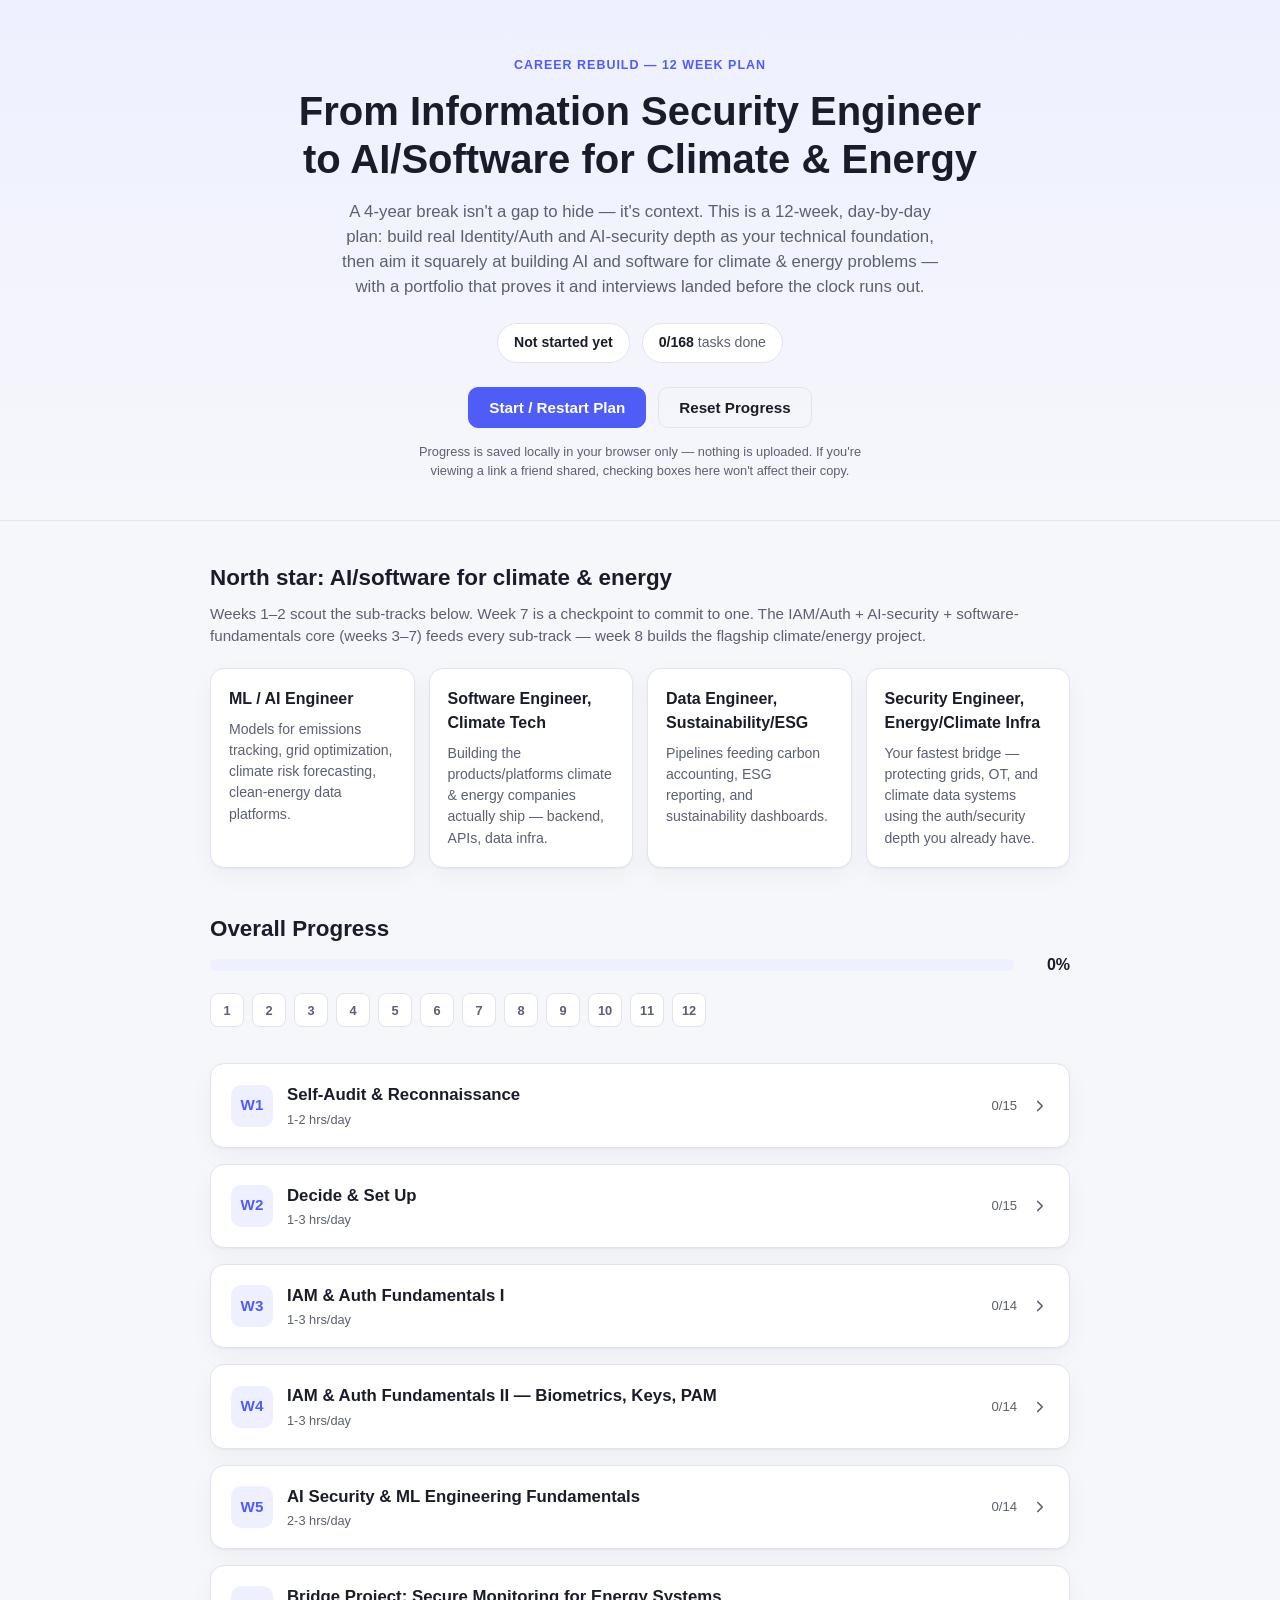
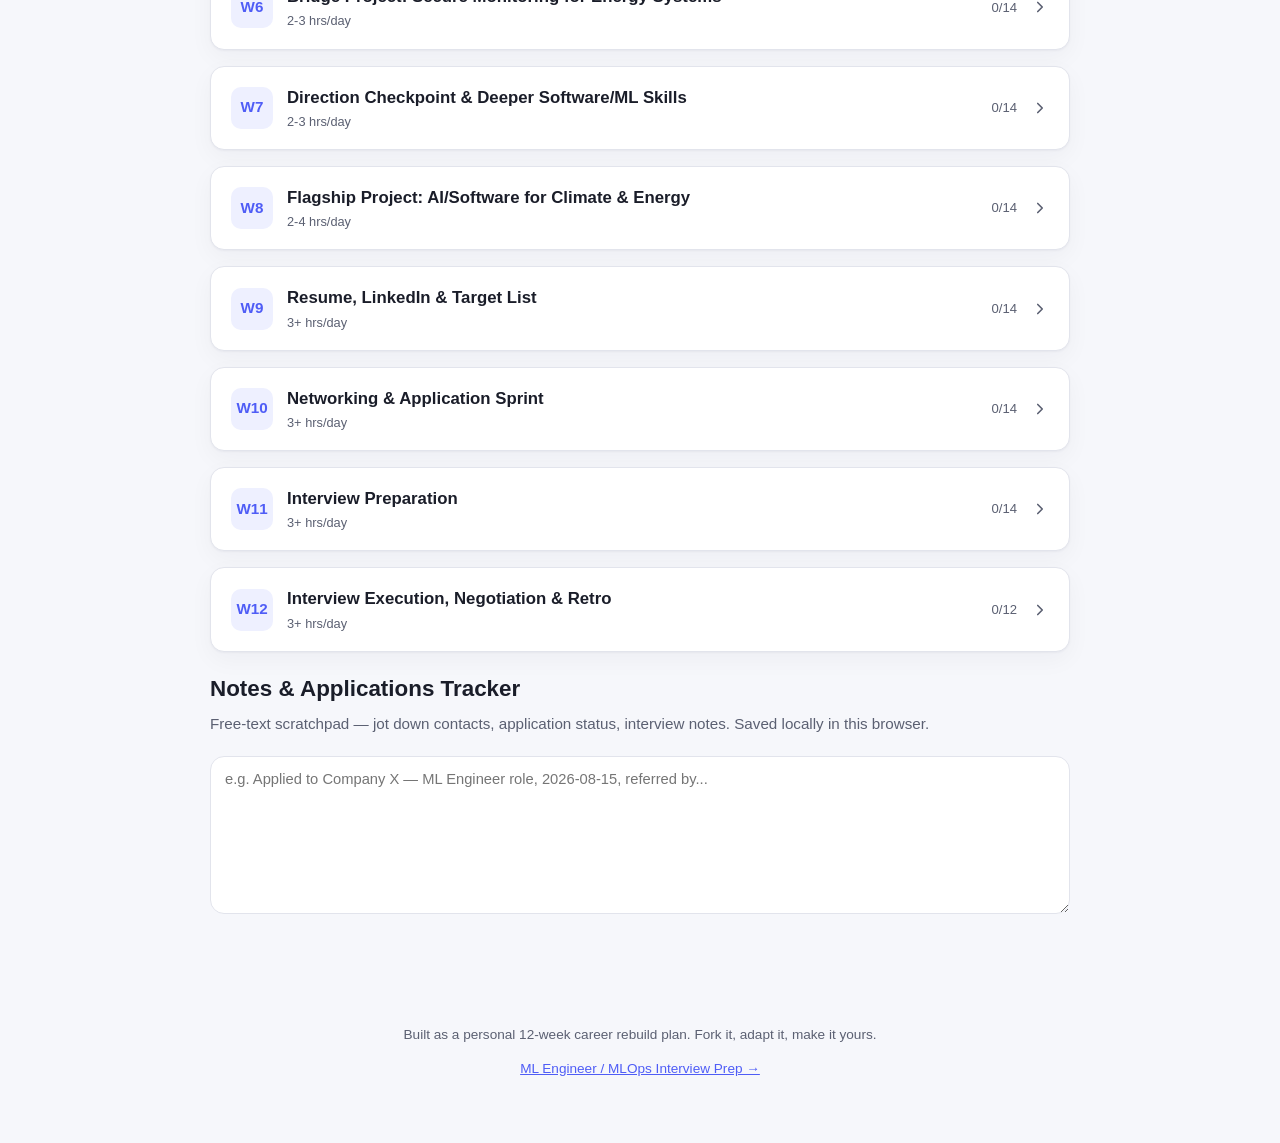
<file: index.html>
<!DOCTYPE html>
<html lang="en">
<head>
<meta charset="UTF-8">
<meta name="viewport" content="width=device-width, initial-scale=1.0">
<title>12-Week Career Rebuild Plan</title>
<meta name="description" content="A 12-week interactive plan: rebuilding toward AI/software for climate & energy tech.">
<link rel="icon" href="data:image/svg+xml,<svg xmlns=%22http://www.w3.org/2000/svg%22 viewBox=%220 0 100 100%22><text y=%22.9em%22 font-size=%2290%22>🌱</text></svg>">
<link rel="stylesheet" href="styles.css">
</head>
<body>
<header class="hero">
  <div class="hero-inner">
    <p class="eyebrow">Career Rebuild — 12 Week Plan</p>
    <h1>From Information Security Engineer<br>to AI/Software for Climate &amp; Energy</h1>
    <p class="sub">A 4-year break isn't a gap to hide — it's context. This is a 12-week, day-by-day plan: build real Identity/Auth and AI-security depth as your technical foundation, then aim it squarely at building AI and software for climate &amp; energy problems — with a portfolio that proves it and interviews landed before the clock runs out.</p>
    <div class="hero-stats" id="hero-stats"></div>
    <div class="hero-actions">
      <button id="start-btn" class="btn primary">Start / Restart Plan</button>
      <button id="reset-btn" class="btn ghost">Reset Progress</button>
    </div>
    <p class="local-note">Progress is saved locally in your browser only — nothing is uploaded. If you're viewing a link a friend shared, checking boxes here won't affect their copy.</p>
  </div>
</header>

<main>
  <section class="tracks">
    <h2>North star: AI/software for climate &amp; energy</h2>
    <p class="tracks-sub">Weeks 1–2 scout the sub-tracks below. Week 7 is a checkpoint to commit to one. The IAM/Auth + AI-security + software-fundamentals core (weeks 3–7) feeds every sub-track — week 8 builds the flagship climate/energy project.</p>
    <div class="track-grid">
      <div class="track-card"><h3>ML / AI Engineer</h3><p>Models for emissions tracking, grid optimization, climate risk forecasting, clean-energy data platforms.</p></div>
      <div class="track-card"><h3>Software Engineer, Climate Tech</h3><p>Building the products/platforms climate &amp; energy companies actually ship — backend, APIs, data infra.</p></div>
      <div class="track-card"><h3>Data Engineer, Sustainability/ESG</h3><p>Pipelines feeding carbon accounting, ESG reporting, and sustainability dashboards.</p></div>
      <div class="track-card"><h3>Security Engineer, Energy/Climate Infra</h3><p>Your fastest bridge — protecting grids, OT, and climate data systems using the auth/security depth you already have.</p></div>
    </div>
  </section>

  <section class="overview">
    <h2>Overall Progress</h2>
    <div class="progress-bar-wrap">
      <div class="progress-bar"><div class="progress-fill" id="overall-fill"></div></div>
      <span id="overall-pct">0%</span>
    </div>
    <div class="week-dots" id="week-dots"></div>
  </section>

  <section id="weeks-container" class="weeks"></section>

  <section class="notes">
    <h2>Notes &amp; Applications Tracker</h2>
    <p class="tracks-sub">Free-text scratchpad — jot down contacts, application status, interview notes. Saved locally in this browser.</p>
    <textarea id="notes-area" rows="8" placeholder="e.g. Applied to Company X — ML Engineer role, 2026-08-15, referred by..."></textarea>
  </section>
</main>

<footer>
  <p>Built as a personal 12-week career rebuild plan. Fork it, adapt it, make it yours.</p>
  <p><a href="interview-prep.html">ML Engineer / MLOps Interview Prep &rarr;</a></p>
</footer>

<script src="plan.js"></script>
<script src="app.js"></script>
</body>
</html>
</file>
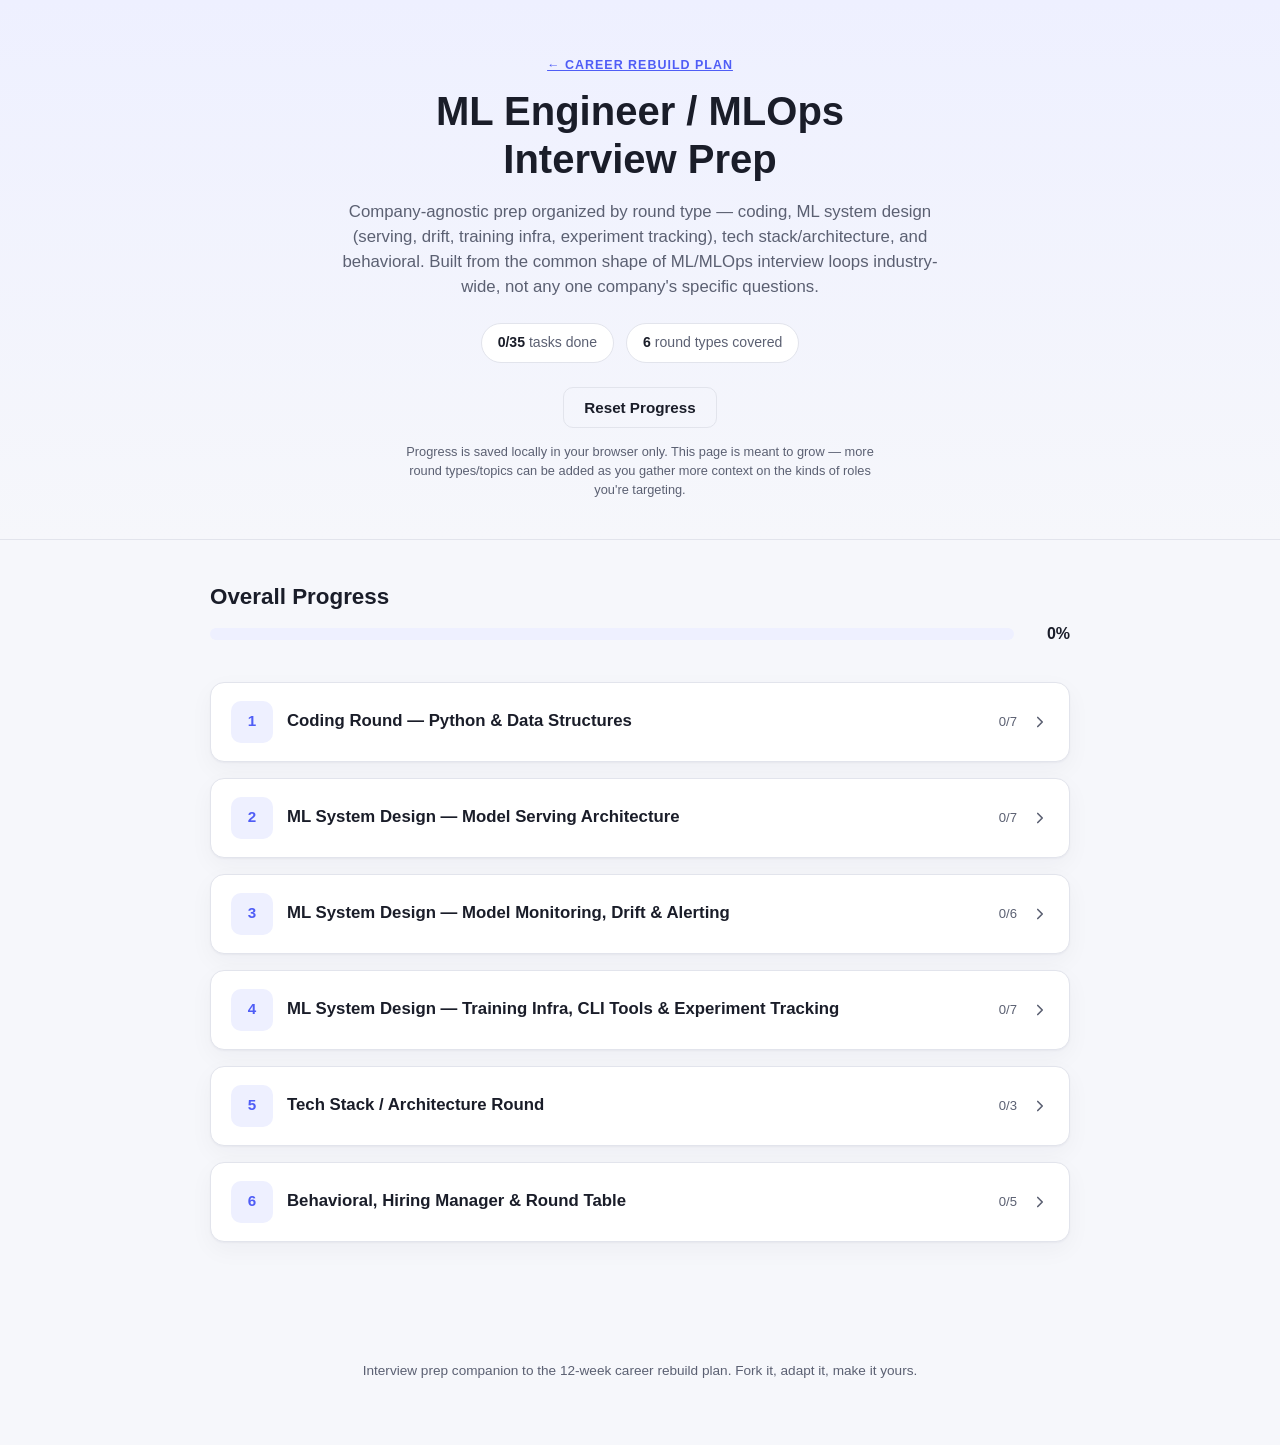
<file: interview-prep.html>
<!DOCTYPE html>
<html lang="en">
<head>
<meta charset="UTF-8">
<meta name="viewport" content="width=device-width, initial-scale=1.0">
<title>ML Engineer Interview Prep</title>
<meta name="description" content="Company-agnostic interview prep for ML Engineer / MLOps roles, organized by round type.">
<link rel="icon" href="data:image/svg+xml,<svg xmlns=%22http://www.w3.org/2000/svg%22 viewBox=%220 0 100 100%22><text y=%22.9em%22 font-size=%2290%22>🎯</text></svg>">
<link rel="stylesheet" href="styles.css">
</head>
<body>
<header class="hero">
  <div class="hero-inner">
    <p class="eyebrow"><a href="index.html" style="color:inherit;">&larr; Career Rebuild Plan</a></p>
    <h1>ML Engineer / MLOps<br>Interview Prep</h1>
    <p class="sub">Company-agnostic prep organized by round type — coding, ML system design (serving, drift, training infra, experiment tracking), tech stack/architecture, and behavioral. Built from the common shape of ML/MLOps interview loops industry-wide, not any one company's specific questions.</p>
    <div class="hero-stats" id="hero-stats"></div>
    <div class="hero-actions">
      <button id="reset-btn" class="btn ghost">Reset Progress</button>
    </div>
    <p class="local-note">Progress is saved locally in your browser only. This page is meant to grow — more round types/topics can be added as you gather more context on the kinds of roles you're targeting.</p>
  </div>
</header>

<main>
  <section class="overview">
    <h2>Overall Progress</h2>
    <div class="progress-bar-wrap">
      <div class="progress-bar"><div class="progress-fill" id="overall-fill"></div></div>
      <span id="overall-pct">0%</span>
    </div>
  </section>

  <section id="sections-container" class="weeks"></section>
</main>

<footer>
  <p>Interview prep companion to the 12-week career rebuild plan. Fork it, adapt it, make it yours.</p>
</footer>

<script src="interview-prep.js"></script>
<script src="interview-prep-app.js"></script>
</body>
</html>
</file>
<file: styles.css>
:root {
  --bg: #f6f7fb;
  --bg-alt: #ffffff;
  --text: #1a1d29;
  --text-dim: #5b6072;
  --border: #e2e4ec;
  --accent: #4f5df6;
  --accent-dim: #eef0ff;
  --accent-text: #ffffff;
  --success: #1fa971;
  --success-dim: #e7f7f1;
  --card-shadow: 0 1px 2px rgba(20, 22, 40, 0.04), 0 8px 24px rgba(20, 22, 40, 0.04);
  --radius: 14px;
}

@media (prefers-color-scheme: dark) {
  :root:not([data-theme="light"]) {
    --bg: #14161f;
    --bg-alt: #1b1e2b;
    --text: #eef0f7;
    --text-dim: #9aa0b4;
    --border: #2b2f42;
    --accent: #7c86ff;
    --accent-dim: #262a45;
    --accent-text: #10111a;
    --success: #35c98d;
    --success-dim: #16332a;
    --card-shadow: 0 1px 2px rgba(0,0,0,0.3), 0 8px 24px rgba(0,0,0,0.25);
  }
}
:root[data-theme="dark"] {
  --bg: #14161f;
  --bg-alt: #1b1e2b;
  --text: #eef0f7;
  --text-dim: #9aa0b4;
  --border: #2b2f42;
  --accent: #7c86ff;
  --accent-dim: #262a45;
  --accent-text: #10111a;
  --success: #35c98d;
  --success-dim: #16332a;
  --card-shadow: 0 1px 2px rgba(0,0,0,0.3), 0 8px 24px rgba(0,0,0,0.25);
}

* { box-sizing: border-box; }
html, body {
  margin: 0; padding: 0;
  background: var(--bg);
  color: var(--text);
  font-family: -apple-system, BlinkMacSystemFont, "Segoe UI", Roboto, Helvetica, Arial, sans-serif;
  line-height: 1.5;
}
body { overflow-x: hidden; }

a { color: var(--accent); }

.hero {
  background: linear-gradient(180deg, var(--accent-dim), var(--bg));
  border-bottom: 1px solid var(--border);
  padding: 56px 20px 40px;
}
.hero-inner { max-width: 780px; margin: 0 auto; text-align: center; }
.eyebrow {
  text-transform: uppercase;
  letter-spacing: 0.08em;
  font-size: 0.78rem;
  font-weight: 700;
  color: var(--accent);
  margin: 0 0 12px;
}
.hero h1 { font-size: clamp(1.7rem, 4vw, 2.5rem); margin: 0 0 16px; line-height: 1.2; }
.hero .sub { color: var(--text-dim); font-size: 1.05rem; max-width: 620px; margin: 0 auto 24px; }

.hero-stats {
  display: flex; flex-wrap: wrap; gap: 12px; justify-content: center; margin-bottom: 24px;
}
.stat-pill {
  background: var(--bg-alt); border: 1px solid var(--border); border-radius: 999px;
  padding: 8px 16px; font-size: 0.88rem; color: var(--text-dim);
}
.stat-pill strong { color: var(--text); }

.hero-actions { display: flex; gap: 12px; justify-content: center; flex-wrap: wrap; margin-bottom: 14px; }
.btn {
  border: 1px solid var(--border); border-radius: 10px; padding: 11px 20px;
  font-size: 0.95rem; font-weight: 600; cursor: pointer; background: var(--bg-alt); color: var(--text);
}
.btn.primary { background: var(--accent); color: var(--accent-text); border-color: var(--accent); }
.btn.ghost { background: transparent; }
.btn:hover { opacity: 0.88; }

.local-note { font-size: 0.8rem; color: var(--text-dim); max-width: 480px; margin: 0 auto; }

main { max-width: 900px; margin: 0 auto; padding: 40px 20px 60px; }

section h2 { font-size: 1.4rem; margin: 0 0 8px; }
.tracks-sub { color: var(--text-dim); margin: 0 0 20px; font-size: 0.95rem; }

.track-grid { display: grid; grid-template-columns: repeat(auto-fit, minmax(200px, 1fr)); gap: 14px; margin-bottom: 44px; }
.track-card {
  background: var(--bg-alt); border: 1px solid var(--border); border-radius: var(--radius);
  padding: 18px; box-shadow: var(--card-shadow);
}
.track-card h3 { margin: 0 0 8px; font-size: 1rem; }
.track-card p { margin: 0; color: var(--text-dim); font-size: 0.88rem; }

.overview { margin-bottom: 36px; }
.progress-bar-wrap { display: flex; align-items: center; gap: 12px; margin-bottom: 16px; }
.progress-bar { flex: 1; height: 12px; border-radius: 999px; background: var(--accent-dim); overflow: hidden; }
.progress-fill { height: 100%; width: 0%; background: var(--accent); transition: width 0.3s ease; }
#overall-pct { font-weight: 700; min-width: 44px; text-align: right; }

.week-dots { display: flex; flex-wrap: wrap; gap: 8px; }
.week-dot {
  width: 34px; height: 34px; border-radius: 8px; display: flex; align-items: center; justify-content: center;
  background: var(--bg-alt); border: 1px solid var(--border); font-size: 0.8rem; font-weight: 700; color: var(--text-dim);
  cursor: pointer;
}
.week-dot.done { background: var(--success-dim); border-color: var(--success); color: var(--success); }
.week-dot.active { outline: 2px solid var(--accent); }

.week-card {
  background: var(--bg-alt); border: 1px solid var(--border); border-radius: var(--radius);
  margin-bottom: 16px; box-shadow: var(--card-shadow); overflow: hidden; scroll-margin-top: 16px;
}
.week-header {
  display: flex; align-items: center; gap: 14px; padding: 18px 20px; cursor: pointer;
}
.week-num {
  flex-shrink: 0; width: 42px; height: 42px; border-radius: 10px; background: var(--accent-dim); color: var(--accent);
  display: flex; align-items: center; justify-content: center; font-weight: 800; font-size: 0.95rem;
}
.week-header-text { flex: 1; min-width: 0; }
.week-header-text h3 { margin: 0 0 2px; font-size: 1.05rem; }
.week-meta { font-size: 0.8rem; color: var(--text-dim); }
.week-progress-mini { font-size: 0.82rem; color: var(--text-dim); white-space: nowrap; }
.chevron { transition: transform 0.2s ease; color: var(--text-dim); flex-shrink: 0; }
.week-card.open .chevron { transform: rotate(90deg); }

.week-body { display: none; padding: 0 20px 22px; }
.week-card.open .week-body { display: block; }
.week-why { color: var(--text-dim); font-size: 0.9rem; margin: 0 0 18px; padding-top: 4px; border-top: 1px solid var(--border); padding-top: 14px; }

.day-block { margin-bottom: 14px; }
.day-label { font-size: 0.82rem; font-weight: 700; color: var(--text-dim); text-transform: uppercase; letter-spacing: 0.03em; margin: 0 0 6px; }
.task {
  display: flex; align-items: flex-start; gap: 10px; padding: 7px 0; font-size: 0.94rem;
}
.task input[type="checkbox"] { margin-top: 3px; width: 17px; height: 17px; accent-color: var(--success); flex-shrink: 0; cursor: pointer; }
.task label { cursor: pointer; }
.task.checked label { color: var(--text-dim); text-decoration: line-through; }

.notes { margin-top: 20px; }
#notes-area {
  width: 100%; border-radius: var(--radius); border: 1px solid var(--border); background: var(--bg-alt);
  color: var(--text); padding: 14px; font-family: inherit; font-size: 0.92rem; resize: vertical;
}

footer { text-align: center; padding: 30px 20px 50px; color: var(--text-dim); font-size: 0.85rem; }

@media (max-width: 520px) {
  .week-header { padding: 14px; }
  .week-progress-mini { display: none; }
}
</file>
